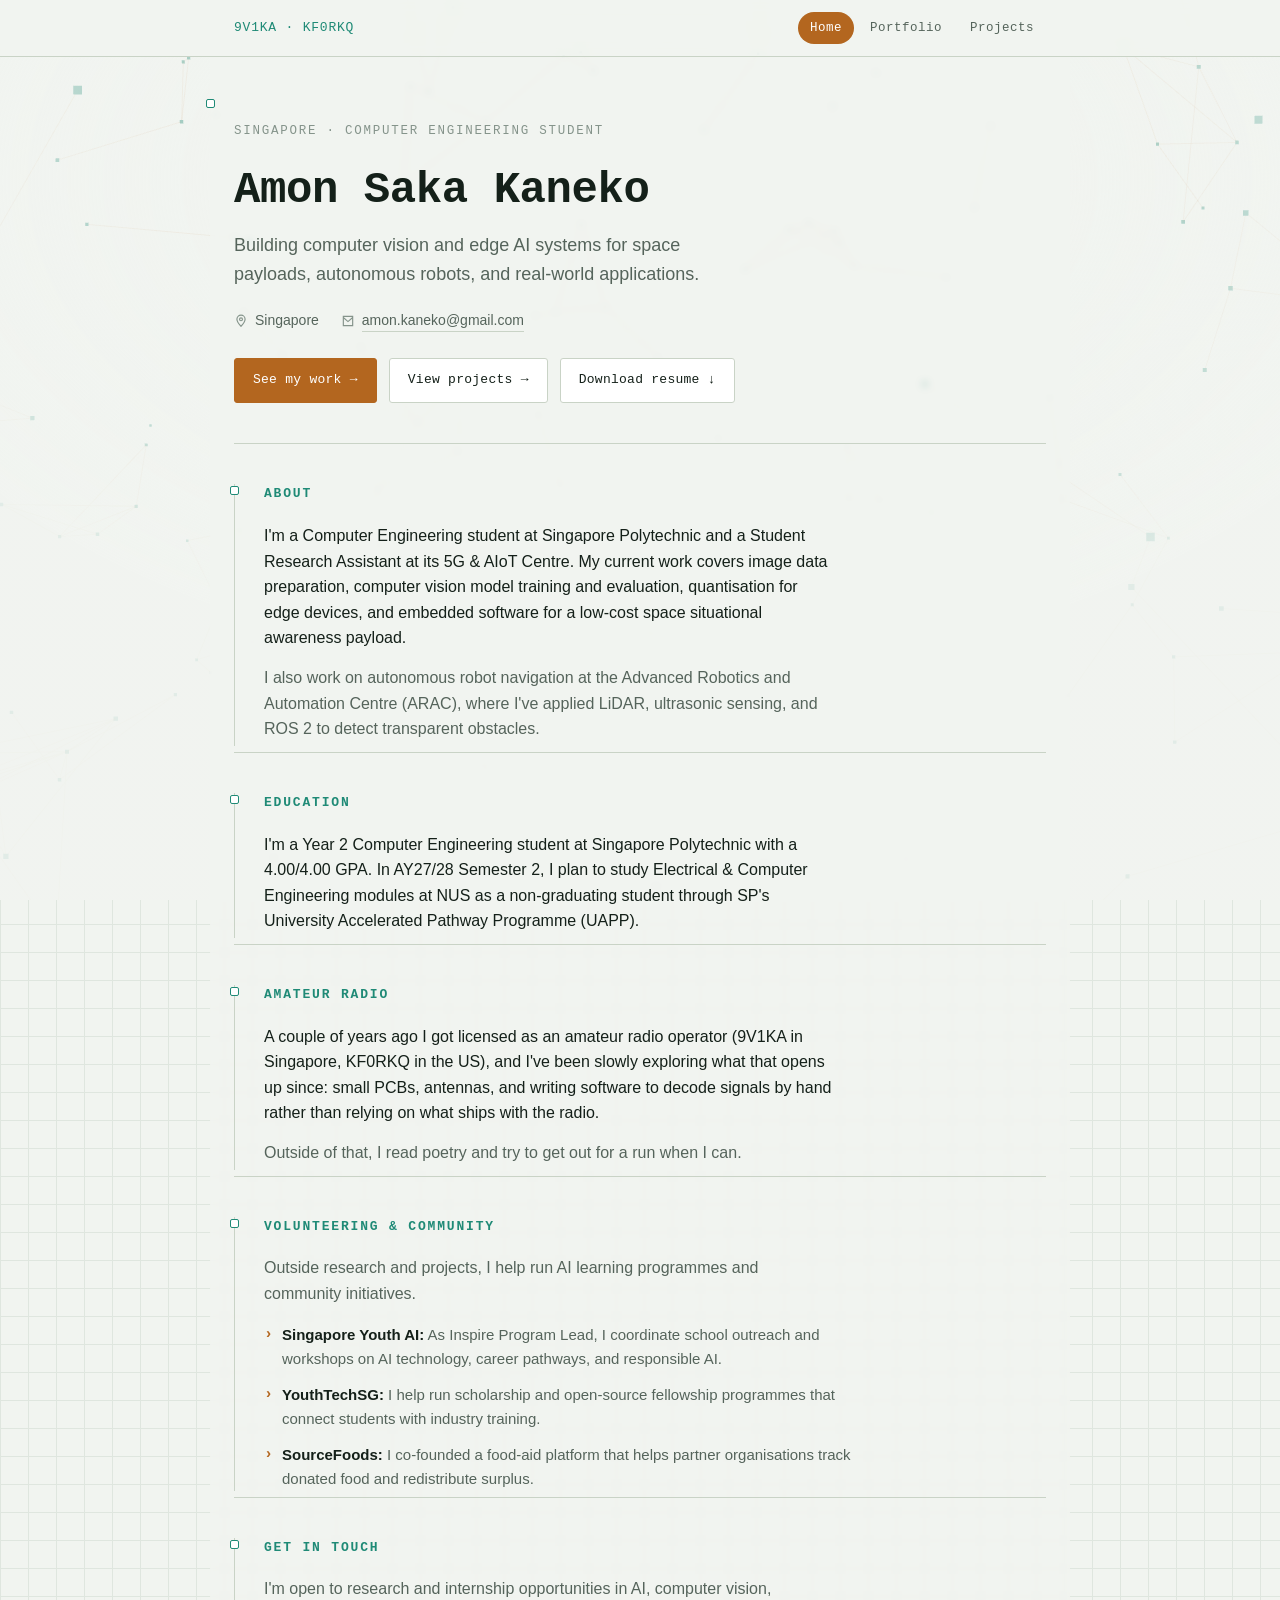
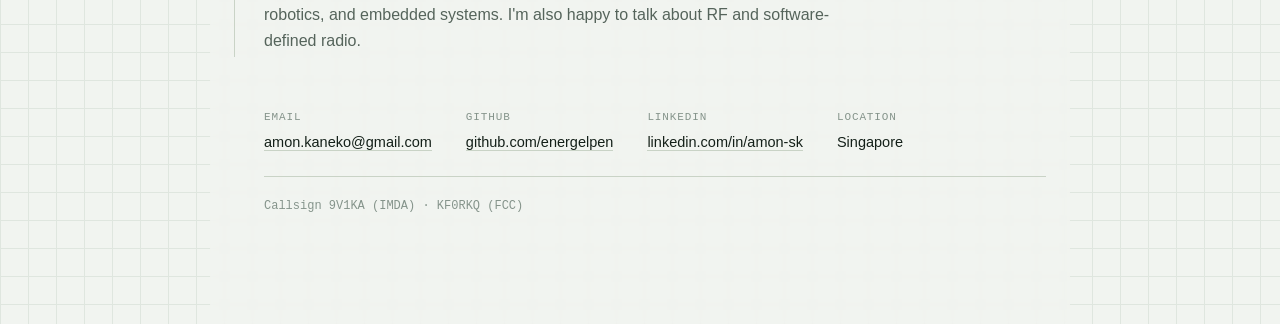
<file: index.html>
<!doctype html>
<html lang="en">
<head>
<meta charset="utf-8">
<meta name="viewport" content="width=device-width, initial-scale=1">
<title>Amon Saka Kaneko</title>
<meta name="description" content="Amon Saka Kaneko — computer engineering student and research assistant working in AI, computer vision, robotics, and edge computing.">
<link rel="icon" type="image/svg+xml" href="data:image/svg+xml,%3Csvg xmlns='http://www.w3.org/2000/svg' viewBox='0 0 100 100'%3E%3Crect width='100' height='100' rx='16' fill='%230b1210'/%3E%3Ctext x='50' y='68' font-family='monospace' font-size='50' font-weight='700' fill='%23e0993f' text-anchor='middle'%3EAK%3C/text%3E%3C/svg%3E">
<link rel="stylesheet" href="css/style.css">
</head>
<body>

<canvas id="bg-canvas" aria-hidden="true"></canvas>
<div class="vignette" aria-hidden="true"></div>

<div class="app">
  <div class="topbar">
    <div class="topbar-inner">
      <a class="callsign" href="index.html">9V1KA &middot; KF0RKQ</a>
      <nav class="topnav">
        <a href="index.html">Home</a>
        <a href="portfolio.html">Portfolio</a>
        <a href="projects.html">Projects</a>
      </nav>
    </div>
  </div>

  <main class="wrap glass">
    <header class="hero reveal" style="--d:0">
      <p class="eyebrow">Singapore &middot; Computer Engineering Student</p>
      <h1>Amon Saka Kaneko</h1>
      <p class="role">Building computer vision and edge AI systems for space payloads, autonomous robots, and real-world applications.</p>
      <div class="hero-meta">
        <span class="meta-item">
          <svg viewBox="0 0 24 24" fill="none" stroke="currentColor" stroke-width="2"><path d="M12 21s7-7.2 7-12a7 7 0 1 0-14 0c0 4.8 7 12 7 12Z"/><circle cx="12" cy="9" r="2.5"/></svg>
          Singapore
        </span>
        <span class="meta-item">
          <svg viewBox="0 0 24 24" fill="none" stroke="currentColor" stroke-width="2"><path d="M4 4h16v16H4z"/><path d="m4 6 8 7 8-7"/></svg>
          <a href="mailto:amon.kaneko@gmail.com">amon.kaneko@gmail.com</a>
        </span>
      </div>
      <div class="cta-row">
        <a class="cta primary" href="portfolio.html">See my work &rarr;</a>
        <a class="cta" href="projects.html">View projects &rarr;</a>
        <a class="cta" href="Amon_Saka_Kaneko_Resume.pdf" download>Download resume &darr;</a>
      </div>
    </header>

    <section class="block reveal" style="--d:0">
      <span class="pad"></span>
      <h2>About</h2>
      <p class="lede">I'm a Computer Engineering student at Singapore Polytechnic and a Student Research Assistant at its 5G &amp; AIoT Centre. My current work covers image data preparation, computer vision model training and evaluation, quantisation for edge devices, and embedded software for a low-cost space situational awareness payload.</p>
      <p class="lede muted">I also work on autonomous robot navigation at the Advanced Robotics and Automation Centre (ARAC), where I've applied LiDAR, ultrasonic sensing, and ROS 2 to detect transparent obstacles.</p>
    </section>

    <section class="block reveal" style="--d:0">
      <span class="pad"></span>
      <h2>Education</h2>
      <p class="lede">I'm a Year 2 Computer Engineering student at Singapore Polytechnic with a 4.00/4.00 GPA. In AY27/28 Semester 2, I plan to study Electrical &amp; Computer Engineering modules at NUS as a non-graduating student through SP's University Accelerated Pathway Programme (UAPP).</p>
    </section>

    <section class="block reveal" style="--d:0">
      <span class="pad"></span>
      <h2>Amateur Radio</h2>
      <p class="lede">A couple of years ago I got licensed as an amateur radio operator (9V1KA in Singapore, KF0RKQ in the US), and I've been slowly exploring what that opens up since: small PCBs, antennas, and writing software to decode signals by hand rather than relying on what ships with the radio.</p>
      <p class="lede muted">Outside of that, I read poetry and try to get out for a run when I can.</p>
    </section>

    <section class="block reveal" style="--d:0">
      <span class="pad"></span>
      <h2>Volunteering &amp; Community</h2>
      <p class="lede muted">Outside research and projects, I help run AI learning programmes and community initiatives.</p>
      <ul class="plain-list" style="margin-top:16px;">
        <li><strong>Singapore Youth AI:</strong> As Inspire Program Lead, I coordinate school outreach and workshops on AI technology, career pathways, and responsible AI.</li>
        <li><strong>YouthTechSG:</strong> I help run scholarship and open-source fellowship programmes that connect students with industry training.</li>
        <li><strong>SourceFoods:</strong> I co-founded a food-aid platform that helps partner organisations track donated food and redistribute surplus.</li>
      </ul>
    </section>

    <section class="block reveal" style="--d:0">
      <span class="pad"></span>
      <h2>Get in Touch</h2>
      <p class="lede muted">I'm open to research and internship opportunities in AI, computer vision, robotics, and embedded systems. I'm also happy to talk about RF and software-defined radio.</p>
    </section>

    <footer class="contact reveal" style="--d:0">
      <span class="pad"></span>
      <div class="contact-grid">
        <div class="contact-item">
          <span class="label">Email</span>
          <a href="mailto:amon.kaneko@gmail.com">amon.kaneko@gmail.com</a>
        </div>
        <div class="contact-item">
          <span class="label">GitHub</span>
          <a href="https://github.com/energelpen" target="_blank" rel="noopener">github.com/energelpen</a>
        </div>
        <div class="contact-item">
          <span class="label">LinkedIn</span>
          <a href="https://www.linkedin.com/in/amon-sk/" target="_blank" rel="noopener">linkedin.com/in/amon-sk</a>
        </div>
        <div class="contact-item">
          <span class="label">Location</span>
          Singapore
        </div>
      </div>
      <p class="sign-off">Callsign 9V1KA (IMDA) &middot; KF0RKQ (FCC)</p>
    </footer>
  </main>
</div>

<script src="js/three.min.js"></script>
<script src="js/site.js"></script>
</body>
</html>
</file>
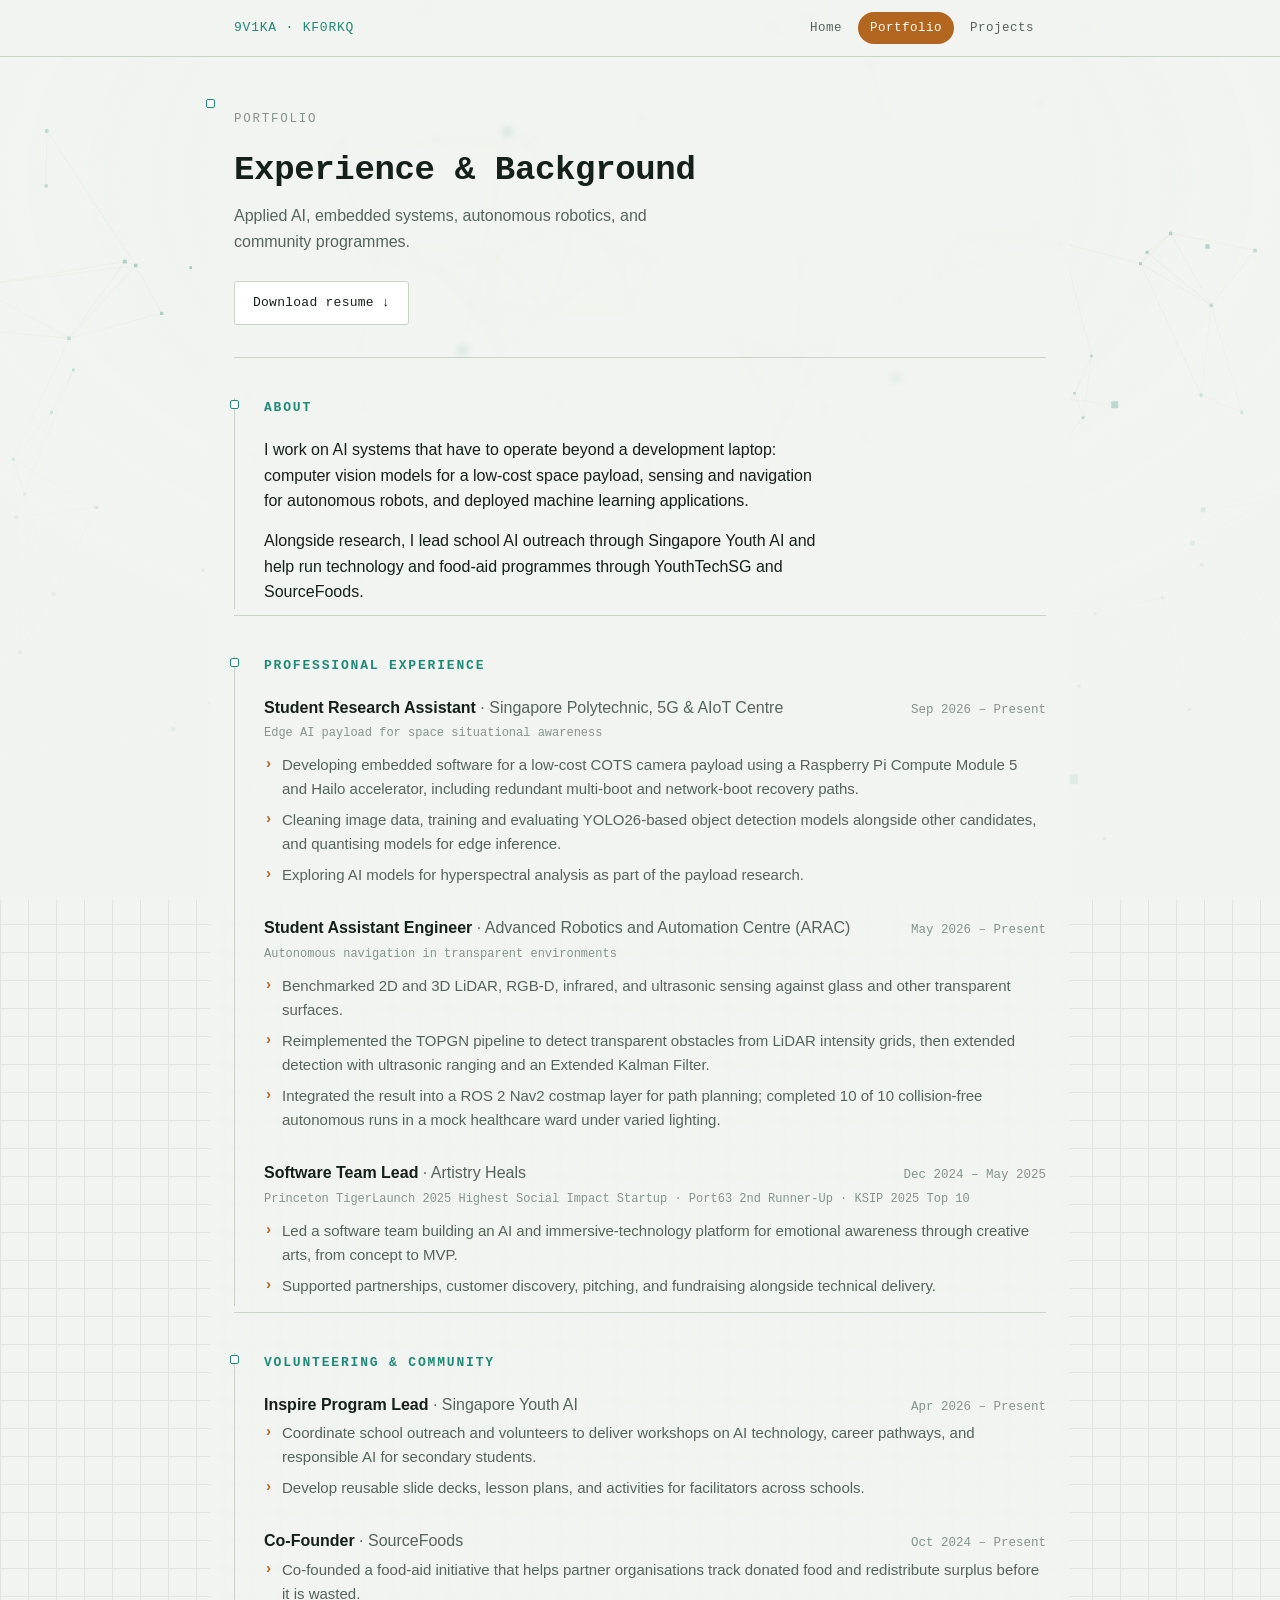
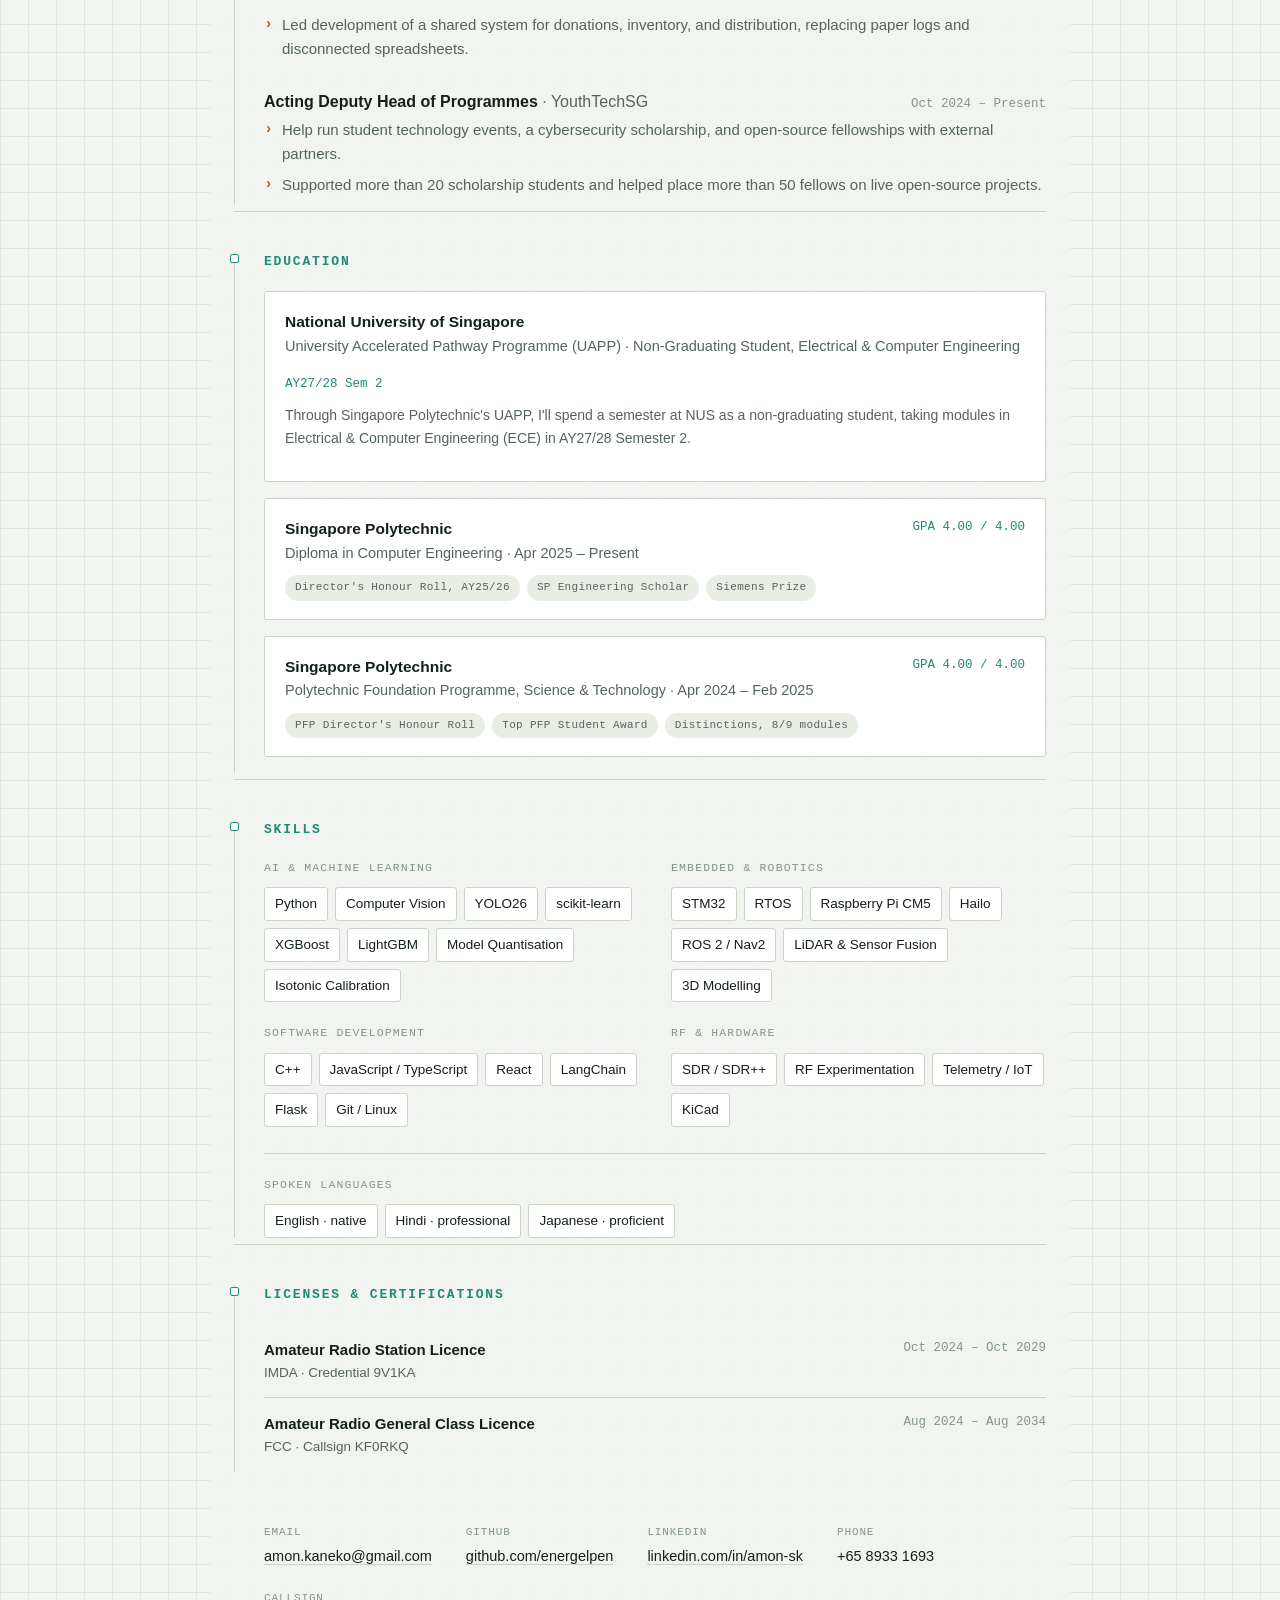
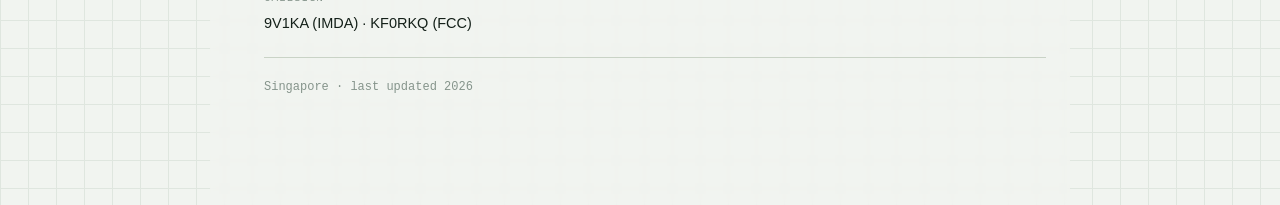
<file: portfolio.html>
<!doctype html>
<html lang="en">
<head>
<meta charset="utf-8">
<meta name="viewport" content="width=device-width, initial-scale=1">
<title>Portfolio &middot; Amon Saka Kaneko</title>
<meta name="description" content="Amon Saka Kaneko's experience in edge AI, computer vision, autonomous robotics, and community programmes.">
<link rel="icon" type="image/svg+xml" href="data:image/svg+xml,%3Csvg xmlns='http://www.w3.org/2000/svg' viewBox='0 0 100 100'%3E%3Crect width='100' height='100' rx='16' fill='%230b1210'/%3E%3Ctext x='50' y='68' font-family='monospace' font-size='50' font-weight='700' fill='%23e0993f' text-anchor='middle'%3EAK%3C/text%3E%3C/svg%3E">
<link rel="stylesheet" href="css/style.css">
</head>
<body>

<canvas id="bg-canvas" aria-hidden="true"></canvas>
<div class="vignette" aria-hidden="true"></div>

<div class="app">
  <div class="topbar">
    <div class="topbar-inner">
      <a class="callsign" href="index.html">9V1KA &middot; KF0RKQ</a>
      <nav class="topnav">
        <a href="index.html">Home</a>
        <a href="portfolio.html">Portfolio</a>
        <a href="projects.html">Projects</a>
      </nav>
    </div>
  </div>

  <main class="wrap glass">
    <header class="hero reveal" style="--d:0; padding-top:52px; padding-bottom:32px;">
      <p class="eyebrow">Portfolio</p>
      <h1 style="font-size: clamp(26px, 4vw, 34px);">Experience &amp; Background</h1>
      <p class="role" style="font-size:16px;">Applied AI, embedded systems, autonomous robotics, and community programmes.</p>
      <div class="cta-row"><a class="cta" href="Amon_Saka_Kaneko_Resume.pdf" download>Download resume &darr;</a></div>
    </header>

    <section class="block reveal" style="--d:0">
      <span class="pad"></span>
      <h2>About</h2>
      <p class="lede">I work on AI systems that have to operate beyond a development laptop: computer vision models for a low-cost space payload, sensing and navigation for autonomous robots, and deployed machine learning applications.</p>
      <p class="lede">Alongside research, I lead school AI outreach through Singapore Youth AI and help run technology and food-aid programmes through YouthTechSG and SourceFoods.</p>
    </section>

    <section class="block reveal" style="--d:0">
      <span class="pad"></span>
      <h2>Professional Experience</h2>

      <div class="entry">
        <div class="entry-head">
          <span class="entry-role">Student Research Assistant <span class="entry-org">&middot; Singapore Polytechnic, 5G &amp; AIoT Centre</span></span>
          <span class="entry-date">Sep 2026 &ndash; Present</span>
        </div>
        <div class="entry-loc">Edge AI payload for space situational awareness</div>
        <ul class="bullets">
          <li>Developing embedded software for a low-cost COTS camera payload using a Raspberry Pi Compute Module 5 and Hailo accelerator, including redundant multi-boot and network-boot recovery paths.</li>
          <li>Cleaning image data, training and evaluating YOLO26-based object detection models alongside other candidates, and quantising models for edge inference.</li>
          <li>Exploring AI models for hyperspectral analysis as part of the payload research.</li>
        </ul>
      </div>

      <div class="entry">
        <div class="entry-head">
          <span class="entry-role">Student Assistant Engineer <span class="entry-org">&middot; Advanced Robotics and Automation Centre (ARAC)</span></span>
          <span class="entry-date">May 2026 &ndash; Present</span>
        </div>
        <div class="entry-loc">Autonomous navigation in transparent environments</div>
        <ul class="bullets">
          <li>Benchmarked 2D and 3D LiDAR, RGB-D, infrared, and ultrasonic sensing against glass and other transparent surfaces.</li>
          <li>Reimplemented the TOPGN pipeline to detect transparent obstacles from LiDAR intensity grids, then extended detection with ultrasonic ranging and an Extended Kalman Filter.</li>
          <li>Integrated the result into a ROS 2 Nav2 costmap layer for path planning; completed 10 of 10 collision-free autonomous runs in a mock healthcare ward under varied lighting.</li>
        </ul>
      </div>

      <div class="entry">
        <div class="entry-head">
          <span class="entry-role">Software Team Lead <span class="entry-org">&middot; Artistry Heals</span></span>
          <span class="entry-date">Dec 2024 &ndash; May 2025</span>
        </div>
        <div class="entry-loc">Princeton TigerLaunch 2025 Highest Social Impact Startup &middot; Port63 2nd Runner-Up &middot; KSIP 2025 Top 10</div>
        <ul class="bullets">
          <li>Led a software team building an AI and immersive-technology platform for emotional awareness through creative arts, from concept to MVP.</li>
          <li>Supported partnerships, customer discovery, pitching, and fundraising alongside technical delivery.</li>
        </ul>
      </div>
    </section>

    <section class="block reveal" style="--d:0">
      <span class="pad"></span>
      <h2>Volunteering &amp; Community</h2>

      <div class="entry">
        <div class="entry-head">
          <span class="entry-role">Inspire Program Lead <span class="entry-org">&middot; Singapore Youth AI</span></span>
          <span class="entry-date">Apr 2026 &ndash; Present</span>
        </div>
        <ul class="bullets">
          <li>Coordinate school outreach and volunteers to deliver workshops on AI technology, career pathways, and responsible AI for secondary students.</li>
          <li>Develop reusable slide decks, lesson plans, and activities for facilitators across schools.</li>
        </ul>
      </div>

      <div class="entry">
        <div class="entry-head">
          <span class="entry-role">Co-Founder <span class="entry-org">&middot; SourceFoods</span></span>
          <span class="entry-date">Oct 2024 &ndash; Present</span>
        </div>
        <ul class="bullets">
          <li>Co-founded a food-aid initiative that helps partner organisations track donated food and redistribute surplus before it is wasted.</li>
          <li>Led development of a shared system for donations, inventory, and distribution, replacing paper logs and disconnected spreadsheets.</li>
        </ul>
      </div>

      <div class="entry">
        <div class="entry-head">
          <span class="entry-role">Acting Deputy Head of Programmes <span class="entry-org">&middot; YouthTechSG</span></span>
          <span class="entry-date">Oct 2024 &ndash; Present</span>
        </div>
        <ul class="bullets">
          <li>Help run student technology events, a cybersecurity scholarship, and open-source fellowships with external partners.</li>
          <li>Supported more than 20 scholarship students and helped place more than 50 fellows on live open-source projects.</li>
        </ul>
      </div>
    </section>

    <section class="block reveal" style="--d:0">
      <span class="pad"></span>
      <h2>Education</h2>

      <div class="edu-card">
        <div class="edu-top">
          <div>
            <div class="edu-name">National University of Singapore</div>
            <div class="edu-program">University Accelerated Pathway Programme (UAPP) &middot; Non-Graduating Student, Electrical &amp; Computer Engineering</div>
          </div>
          <div class="edu-gpa">AY27/28 Sem 2</div>
        </div>
        <p class="edu-note">Through Singapore Polytechnic's UAPP, I'll spend a semester at NUS as a non-graduating student, taking modules in Electrical &amp; Computer Engineering (ECE) in AY27/28 Semester 2.</p>
      </div>

      <div class="edu-card">
        <div class="edu-top">
          <div>
            <div class="edu-name">Singapore Polytechnic</div>
            <div class="edu-program">Diploma in Computer Engineering &middot; Apr 2025 &ndash; Present</div>
          </div>
          <div class="edu-gpa">GPA 4.00 / 4.00</div>
        </div>
        <div class="honors">
          <span class="honor">Director's Honour Roll, AY25/26</span>
          <span class="honor">SP Engineering Scholar</span>
          <span class="honor">Siemens Prize</span>
        </div>
      </div>

      <div class="edu-card">
        <div class="edu-top">
          <div>
            <div class="edu-name">Singapore Polytechnic</div>
            <div class="edu-program">Polytechnic Foundation Programme, Science &amp; Technology &middot; Apr 2024 &ndash; Feb 2025</div>
          </div>
          <div class="edu-gpa">GPA 4.00 / 4.00</div>
        </div>
        <div class="honors">
          <span class="honor">PFP Director's Honour Roll</span>
          <span class="honor">Top PFP Student Award</span>
          <span class="honor">Distinctions, 8/9 modules</span>
        </div>
      </div>
    </section>

    <section class="block reveal" style="--d:0">
      <span class="pad"></span>
      <h2>Skills</h2>
      <div class="skill-grid">
        <div>
          <div class="skill-cat-label">AI &amp; Machine Learning</div>
          <div class="skill-tags">
            <span class="skill-tag">Python</span>
            <span class="skill-tag">Computer Vision</span>
            <span class="skill-tag">YOLO26</span>
            <span class="skill-tag">scikit-learn</span>
            <span class="skill-tag">XGBoost</span>
            <span class="skill-tag">LightGBM</span>
            <span class="skill-tag">Model Quantisation</span>
            <span class="skill-tag">Isotonic Calibration</span>
          </div>
        </div>
        <div>
          <div class="skill-cat-label">Embedded &amp; Robotics</div>
          <div class="skill-tags">
            <span class="skill-tag">STM32</span>
            <span class="skill-tag">RTOS</span>
            <span class="skill-tag">Raspberry Pi CM5</span>
            <span class="skill-tag">Hailo</span>
            <span class="skill-tag">ROS 2 / Nav2</span>
            <span class="skill-tag">LiDAR &amp; Sensor Fusion</span>
            <span class="skill-tag">3D Modelling</span>
          </div>
        </div>
        <div>
          <div class="skill-cat-label">Software Development</div>
          <div class="skill-tags">
            <span class="skill-tag">C++</span>
            <span class="skill-tag">JavaScript / TypeScript</span>
            <span class="skill-tag">React</span>
            <span class="skill-tag">LangChain</span>
            <span class="skill-tag">Flask</span>
            <span class="skill-tag">Git / Linux</span>
          </div>
        </div>
        <div>
          <div class="skill-cat-label">RF &amp; Hardware</div>
          <div class="skill-tags">
            <span class="skill-tag">SDR / SDR++</span>
            <span class="skill-tag">RF Experimentation</span>
            <span class="skill-tag">Telemetry / IoT</span>
            <span class="skill-tag">KiCad</span>
          </div>
        </div>
      </div>
      <div class="spoken-row">
        <div class="skill-cat-label">Spoken Languages</div>
        <div class="skill-tags">
          <span class="skill-tag">English &middot; native</span>
          <span class="skill-tag">Hindi &middot; professional</span>
          <span class="skill-tag">Japanese &middot; proficient</span>
        </div>
      </div>
    </section>

    <section class="block reveal" style="--d:0">
      <span class="pad"></span>
      <h2>Licenses &amp; Certifications</h2>
      <div class="lic">
        <div>
          <div class="lic-name">Amateur Radio Station Licence</div>
          <div class="lic-issuer">IMDA &middot; Credential 9V1KA</div>
        </div>
        <div class="lic-dates">Oct 2024 &ndash; Oct 2029</div>
      </div>
      <div class="lic">
        <div>
          <div class="lic-name">Amateur Radio General Class Licence</div>
          <div class="lic-issuer">FCC &middot; Callsign KF0RKQ</div>
        </div>
        <div class="lic-dates">Aug 2024 &ndash; Aug 2034</div>
      </div>
    </section>

    <footer class="contact reveal" style="--d:0">
      <span class="pad"></span>
      <div class="contact-grid">
        <div class="contact-item">
          <span class="label">Email</span>
          <a href="mailto:amon.kaneko@gmail.com">amon.kaneko@gmail.com</a>
        </div>
        <div class="contact-item">
          <span class="label">GitHub</span>
          <a href="https://github.com/energelpen" target="_blank" rel="noopener">github.com/energelpen</a>
        </div>
        <div class="contact-item">
          <span class="label">LinkedIn</span>
          <a href="https://www.linkedin.com/in/amon-sk/" target="_blank" rel="noopener">linkedin.com/in/amon-sk</a>
        </div>
        <div class="contact-item">
          <span class="label">Phone</span>
          +65 8933 1693
        </div>
        <div class="contact-item">
          <span class="label">Callsign</span>
          9V1KA (IMDA) &middot; KF0RKQ (FCC)
        </div>
      </div>
      <p class="sign-off">Singapore &middot; last updated 2026</p>
    </footer>
  </main>
</div>

<script src="js/three.min.js"></script>
<script src="js/site.js"></script>
</body>
</html>
</file>
<file: css/style.css>
:root {
  --bg: #f1f4f0;
  --bg-grid: #dfe6df;
  --surface: #ffffff;
  --surface-2: #e8ede6;
  --line: #c9d3c6;
  --ink: #142019;
  --muted: #55645b;
  --faint: #85948b;
  --accent: #b3661f;
  --accent-ink: #ffffff;
  --signal: #1f8a76;
  --radius: 3px;
  --mono: ui-monospace, "Cascadia Mono", "Segoe UI Mono", Consolas, "Liberation Mono", Menlo, monospace;
  --sans: -apple-system, BlinkMacSystemFont, "Segoe UI", Roboto, Helvetica, Arial, sans-serif;
}

@media (prefers-color-scheme: dark) {
  :root:not([data-theme="light"]) {
    --bg: #0b1210;
    --bg-grid: #101a16;
    --surface: #121b17;
    --surface-2: #16211c;
    --line: #24352c;
    --ink: #edf2ee;
    --muted: #9bb0a5;
    --faint: #5f7368;
    --accent: #e0993f;
    --accent-ink: #14100a;
    --signal: #5fe0c4;
  }
}

:root[data-theme="dark"] {
  --bg: #0b1210;
  --bg-grid: #101a16;
  --surface: #121b17;
  --surface-2: #16211c;
  --line: #24352c;
  --ink: #edf2ee;
  --muted: #9bb0a5;
  --faint: #5f7368;
  --accent: #e0993f;
  --accent-ink: #14100a;
  --signal: #5fe0c4;
}

* { box-sizing: border-box; }
html, body { height: 100%; }

body {
  margin: 0;
  background:
    linear-gradient(var(--bg-grid) 1px, transparent 1px) 0 0 / 100% 28px,
    linear-gradient(90deg, var(--bg-grid) 1px, transparent 1px) 0 0 / 28px 100%,
    var(--bg);
  color: var(--ink);
  font-family: var(--sans);
  font-size: 16px;
  line-height: 1.6;
  -webkit-font-smoothing: antialiased;
  overflow-x: hidden;
}

a { color: inherit; }
a:focus-visible, button:focus-visible { outline: 2px solid var(--signal); outline-offset: 2px; }

#bg-canvas {
  position: fixed; inset: 0; width: 100%; height: 100%;
  z-index: 0; display: block; pointer-events: none;
}
.vignette {
  position: fixed; inset: 0; z-index: 1; pointer-events: none;
  background: radial-gradient(ellipse 70% 60% at 50% 20%, transparent 0%, var(--bg) 92%);
  opacity: 0.9;
}

.app { position: relative; z-index: 2; }
.wrap { max-width: 860px; margin: 0 auto; padding: 0 24px 96px; }

.glass {
  background: color-mix(in srgb, var(--bg) 78%, transparent);
  backdrop-filter: blur(3px);
  -webkit-backdrop-filter: blur(3px);
}

/* ---- top bar ---- */
.topbar {
  position: sticky; top: 0; z-index: 20;
  background: color-mix(in srgb, var(--bg) 88%, transparent);
  backdrop-filter: blur(6px);
  border-bottom: 1px solid var(--line);
}
.topbar-inner {
  max-width: 860px; margin: 0 auto; padding: 12px 24px;
  display: flex; align-items: center; justify-content: space-between; gap: 16px;
}
.callsign {
  font-family: var(--mono); font-size: 13px; letter-spacing: 0.06em;
  color: var(--signal); white-space: nowrap; text-decoration: none;
}
.topnav { display: flex; gap: 4px; flex-wrap: wrap; font-family: var(--mono); font-size: 12.5px; letter-spacing: 0.04em; }
.topnav a {
  color: var(--muted); text-decoration: none;
  padding: 6px 12px; border-radius: 999px;
}
.topnav a:hover { color: var(--ink); }
.topnav a.active { color: var(--accent-ink); background: var(--accent); }

/* ---- scroll reveal ---- */
.reveal {
  opacity: 0; transform: translateY(22px);
  transition: opacity .7s cubic-bezier(.2,.7,.2,1), transform .7s cubic-bezier(.2,.7,.2,1);
  transition-delay: calc(var(--d, 0) * 70ms);
}
.reveal.is-in { opacity: 1; transform: none; }
@media (prefers-reduced-motion: reduce) {
  .reveal { transition: none; opacity: 1; transform: none; }
}

/* ---- hero ---- */
.hero { padding: 64px 0 40px; border-bottom: 1px solid var(--line); }
.eyebrow {
  font-family: var(--mono); font-size: 12.5px; letter-spacing: 0.14em; text-transform: uppercase;
  color: var(--faint); margin: 0 0 14px;
}
h1 {
  font-family: var(--mono); font-weight: 700; font-size: clamp(30px, 5vw, 44px);
  letter-spacing: -0.01em; margin: 0 0 6px; text-wrap: balance;
}
.role { font-size: 18px; color: var(--muted); margin: 0 0 20px; max-width: 52ch; }

.hero-meta { display: flex; flex-wrap: wrap; gap: 10px 22px; align-items: center; margin-bottom: 8px; }
.meta-item { font-size: 14px; color: var(--muted); display: flex; align-items: center; gap: 7px; }
.meta-item svg { width: 14px; height: 14px; flex: none; color: var(--faint); }
.meta-item a { text-decoration: none; border-bottom: 1px solid var(--line); }
.meta-item a:hover { border-color: var(--accent); color: var(--accent); }

.cta-row { display: flex; flex-wrap: wrap; gap: 12px; margin-top: 26px; }
.cta {
  font-family: var(--mono); font-size: 13px; letter-spacing: 0.02em; text-decoration: none;
  padding: 11px 18px; border-radius: var(--radius); border: 1px solid var(--line); cursor: pointer;
  background: var(--surface); color: var(--ink); transition: border-color .2s, color .2s, background .2s;
  display: inline-block;
}
.cta.primary { background: var(--accent); border-color: var(--accent); color: var(--accent-ink); }
.cta:hover { border-color: var(--signal); color: var(--signal); }
.cta.primary:hover { color: var(--accent-ink); background: color-mix(in srgb, var(--accent) 85%, black); border-color: var(--accent); }

/* ---- signal spine sections ---- */
section.block { position: relative; padding: 40px 0 6px 30px; }
section.block + section.block { border-top: 1px solid var(--line); }
section.block::before {
  content: ""; position: absolute; left: 0; top: 40px; bottom: 6px; width: 1px;
  background: var(--line);
}
.pad {
  position: absolute; left: -4px; top: 42px; width: 9px; height: 9px;
  border-radius: 2px; background: var(--surface); border: 1.5px solid var(--signal);
}
h2 {
  font-family: var(--mono); font-size: 13px; letter-spacing: 0.14em; text-transform: uppercase;
  color: var(--signal); margin: 0 0 18px;
}
.lede { font-size: 16px; color: var(--ink); max-width: 64ch; margin: 0 0 4px; }
.lede + .lede { margin-top: 14px; }
.lede.muted { color: var(--muted); }

/* ---- simple lists (volunteering, etc) ---- */
ul.plain-list { margin: 0; padding: 0; list-style: none; max-width: 66ch; }
ul.plain-list li {
  position: relative; padding-left: 18px; margin-bottom: 12px; font-size: 15px; color: var(--muted);
}
ul.plain-list li::before {
  content: "\203a"; position: absolute; left: 0; color: var(--accent); font-family: var(--mono); font-weight: 700;
}
ul.plain-list li strong { color: var(--ink); font-weight: 600; }
ul.plain-list li:last-child { margin-bottom: 0; }

/* ---- entries (experience / leadership) ---- */
.entry { margin-bottom: 28px; }
.entry:last-child { margin-bottom: 8px; }
.entry-head {
  display: flex; justify-content: space-between; align-items: baseline; gap: 16px; flex-wrap: wrap;
  margin-bottom: 4px;
}
.entry-role { font-weight: 700; font-size: 16px; }
.entry-org { color: var(--muted); font-weight: 400; }
.entry-date {
  font-family: var(--mono); font-size: 12.5px; color: var(--faint);
  white-space: nowrap; font-variant-numeric: tabular-nums;
}
.entry-loc { font-family: var(--mono); font-size: 12px; color: var(--faint); margin-bottom: 10px; }
ul.bullets { margin: 0; padding: 0; list-style: none; }
ul.bullets li { position: relative; padding-left: 18px; margin-bottom: 7px; color: var(--muted); font-size: 15px; }
ul.bullets li::before {
  content: "\203a"; position: absolute; left: 0; color: var(--accent); font-family: var(--mono); font-weight: 700;
}
ul.bullets li:last-child { margin-bottom: 0; }

/* ---- education ---- */
.edu-card {
  background: var(--surface); border: 1px solid var(--line); border-radius: var(--radius);
  padding: 18px 20px; margin-bottom: 16px;
}
.edu-top { display: flex; justify-content: space-between; gap: 16px; flex-wrap: wrap; margin-bottom: 6px; }
.edu-name { font-weight: 700; font-size: 15.5px; }
.edu-program { color: var(--muted); font-size: 14.5px; }
.edu-gpa { font-family: var(--mono); font-size: 12.5px; color: var(--signal); font-variant-numeric: tabular-nums; }
.honors { display: flex; flex-wrap: wrap; gap: 7px; margin-top: 10px; }
.honor {
  font-family: var(--mono); font-size: 11px; letter-spacing: 0.03em;
  background: var(--surface-2); color: var(--muted); border-radius: 999px; padding: 4px 10px;
}
.edu-note { font-size: 14px; color: var(--muted); margin-top: 10px; }

/* ---- skills ---- */
.skill-grid { display: grid; grid-template-columns: repeat(2, 1fr); gap: 22px 32px; }
@media (max-width: 640px) { .skill-grid { grid-template-columns: 1fr; } }
.skill-cat-label {
  font-family: var(--mono); font-size: 11.5px; letter-spacing: 0.1em; text-transform: uppercase;
  color: var(--faint); margin-bottom: 10px;
}
.skill-tags { display: flex; flex-wrap: wrap; gap: 7px; }
.skill-tag {
  font-size: 13.5px; color: var(--ink); background: var(--surface); border: 1px solid var(--line);
  border-radius: var(--radius); padding: 5px 10px;
}
.spoken-row { margin-top: 26px; padding-top: 22px; border-top: 1px solid var(--line); }

/* ---- licenses ---- */
.lic { display: flex; justify-content: space-between; gap: 16px; flex-wrap: wrap; padding: 14px 0; }
.lic + .lic { border-top: 1px solid var(--line); }
.lic-name { font-weight: 600; font-size: 15px; }
.lic-issuer { color: var(--muted); font-size: 13.5px; }
.lic-dates { font-family: var(--mono); font-size: 12.5px; color: var(--faint); text-align: right; white-space: nowrap; }

/* ---- footer ---- */
footer.contact { padding: 40px 0 0 30px; margin-top: 6px; }
.contact-grid { display: flex; flex-wrap: wrap; gap: 22px 34px; margin-bottom: 22px; }
.contact-item { font-size: 14.5px; }
.contact-item .label { font-family: var(--mono); font-size: 11px; letter-spacing: 0.08em; text-transform: uppercase; color: var(--faint); display: block; margin-bottom: 4px; }
.contact-item a { text-decoration: none; border-bottom: 1px solid var(--line); }
.contact-item a:hover { border-color: var(--accent); color: var(--accent); }
.sign-off { font-family: var(--mono); font-size: 12px; color: var(--faint); padding-top: 20px; border-top: 1px solid var(--line); }

/* ---- projects page ---- */
.projects-intro { padding: 56px 0 8px; }
.project-list { display: flex; flex-direction: column; gap: 28px; padding-bottom: 60px; }
.project-card {
  background: var(--surface); border: 1px solid var(--line); border-radius: 6px; padding: 26px 26px 24px;
}
.project-head { display: flex; justify-content: space-between; gap: 16px; flex-wrap: wrap; margin-bottom: 6px; }
.project-title { font-family: var(--mono); font-size: 17px; font-weight: 700; margin: 0; line-height: 1.35; }
.project-status {
  font-family: var(--mono); font-size: 10.5px; letter-spacing: 0.08em; text-transform: uppercase;
  padding: 4px 9px; border-radius: 999px; height: fit-content; white-space: nowrap;
}
.project-status.live { color: var(--signal); border: 1px solid var(--signal); }
.project-status.progress { color: var(--faint); border: 1px solid var(--line); }
.project-context { font-family: var(--mono); font-size: 12px; color: var(--faint); margin-bottom: 16px; }
.project-desc { font-size: 15px; color: var(--muted); max-width: 68ch; margin: 0 0 18px; }
.tag-row { display: flex; flex-wrap: wrap; gap: 7px; margin-bottom: 20px; }
.link-row { display: flex; flex-wrap: wrap; gap: 10px; margin-bottom: 20px; }
.plink {
  display: inline-flex; align-items: center; gap: 7px; font-family: var(--mono); font-size: 12.5px;
  text-decoration: none; padding: 8px 13px; border-radius: var(--radius); border: 1px solid var(--line);
  color: var(--ink);
}
.plink svg { width: 13px; height: 13px; }
.plink:hover { border-color: var(--signal); color: var(--signal); }
.plink.disabled { color: var(--faint); cursor: default; opacity: .7; }
.plink.disabled:hover { border-color: var(--line); color: var(--faint); }

.shot-row { display: flex; flex-wrap: wrap; gap: 16px; }
.shot {
  display: flex; flex-direction: column;
  flex: 1 1 320px; max-width: 420px;
  margin: 0;
  border-radius: var(--radius); overflow: hidden;
  background: var(--surface-2); border: 1px solid var(--line);
}
.shot .media { aspect-ratio: 16 / 10; min-height: 0; }
.shot .media img { width: 100%; height: 100%; object-fit: contain; display: block; cursor: zoom-in; }
.shot .media video { width: 100%; height: 100%; object-fit: contain; display: block; }
.shot figcaption {
  font-family: var(--mono); font-size: 11px; color: var(--faint);
  padding: 8px 10px; border-top: 1px solid var(--line); background: var(--surface);
}

.projects-note { font-size: 14px; color: var(--muted); padding: 0 0 60px 30px; }
.projects-note a { border-bottom: 1px solid var(--line); text-decoration: none; }
.projects-note a:hover { border-color: var(--accent); color: var(--accent); }

/* ---- lightbox ---- */
#lightbox {
  position: fixed; inset: 0; z-index: 100; display: none;
  align-items: center; justify-content: center; padding: 56px 24px;
  background: color-mix(in srgb, black 80%, var(--bg));
}
#lightbox.open { display: flex; }
#lightbox img {
  max-width: 92vw; max-height: 82vh; object-fit: contain;
  border-radius: 4px; box-shadow: 0 20px 60px rgba(0,0,0,.5);
}
#lightbox .lb-close {
  position: absolute; top: 18px; right: 22px; width: 40px; height: 40px;
  border-radius: 50%; border: 1px solid var(--line); background: var(--surface); color: var(--ink);
  display: flex; align-items: center; justify-content: center; cursor: pointer; padding: 0;
}
#lightbox .lb-close svg { width: 18px; height: 18px; }
#lightbox .lb-caption {
  position: absolute; bottom: 24px; left: 50%; transform: translateX(-50%);
  font-family: var(--mono); font-size: 12.5px; color: var(--muted);
  background: var(--surface); border: 1px solid var(--line); padding: 7px 14px; border-radius: 999px;
  max-width: 90vw; text-align: center;
}
@media (prefers-reduced-motion: no-preference) {
  #lightbox img { animation: lb-in .18s ease; }
}
@keyframes lb-in { from { opacity: 0; transform: scale(.97); } to { opacity: 1; transform: none; } }
</file>
